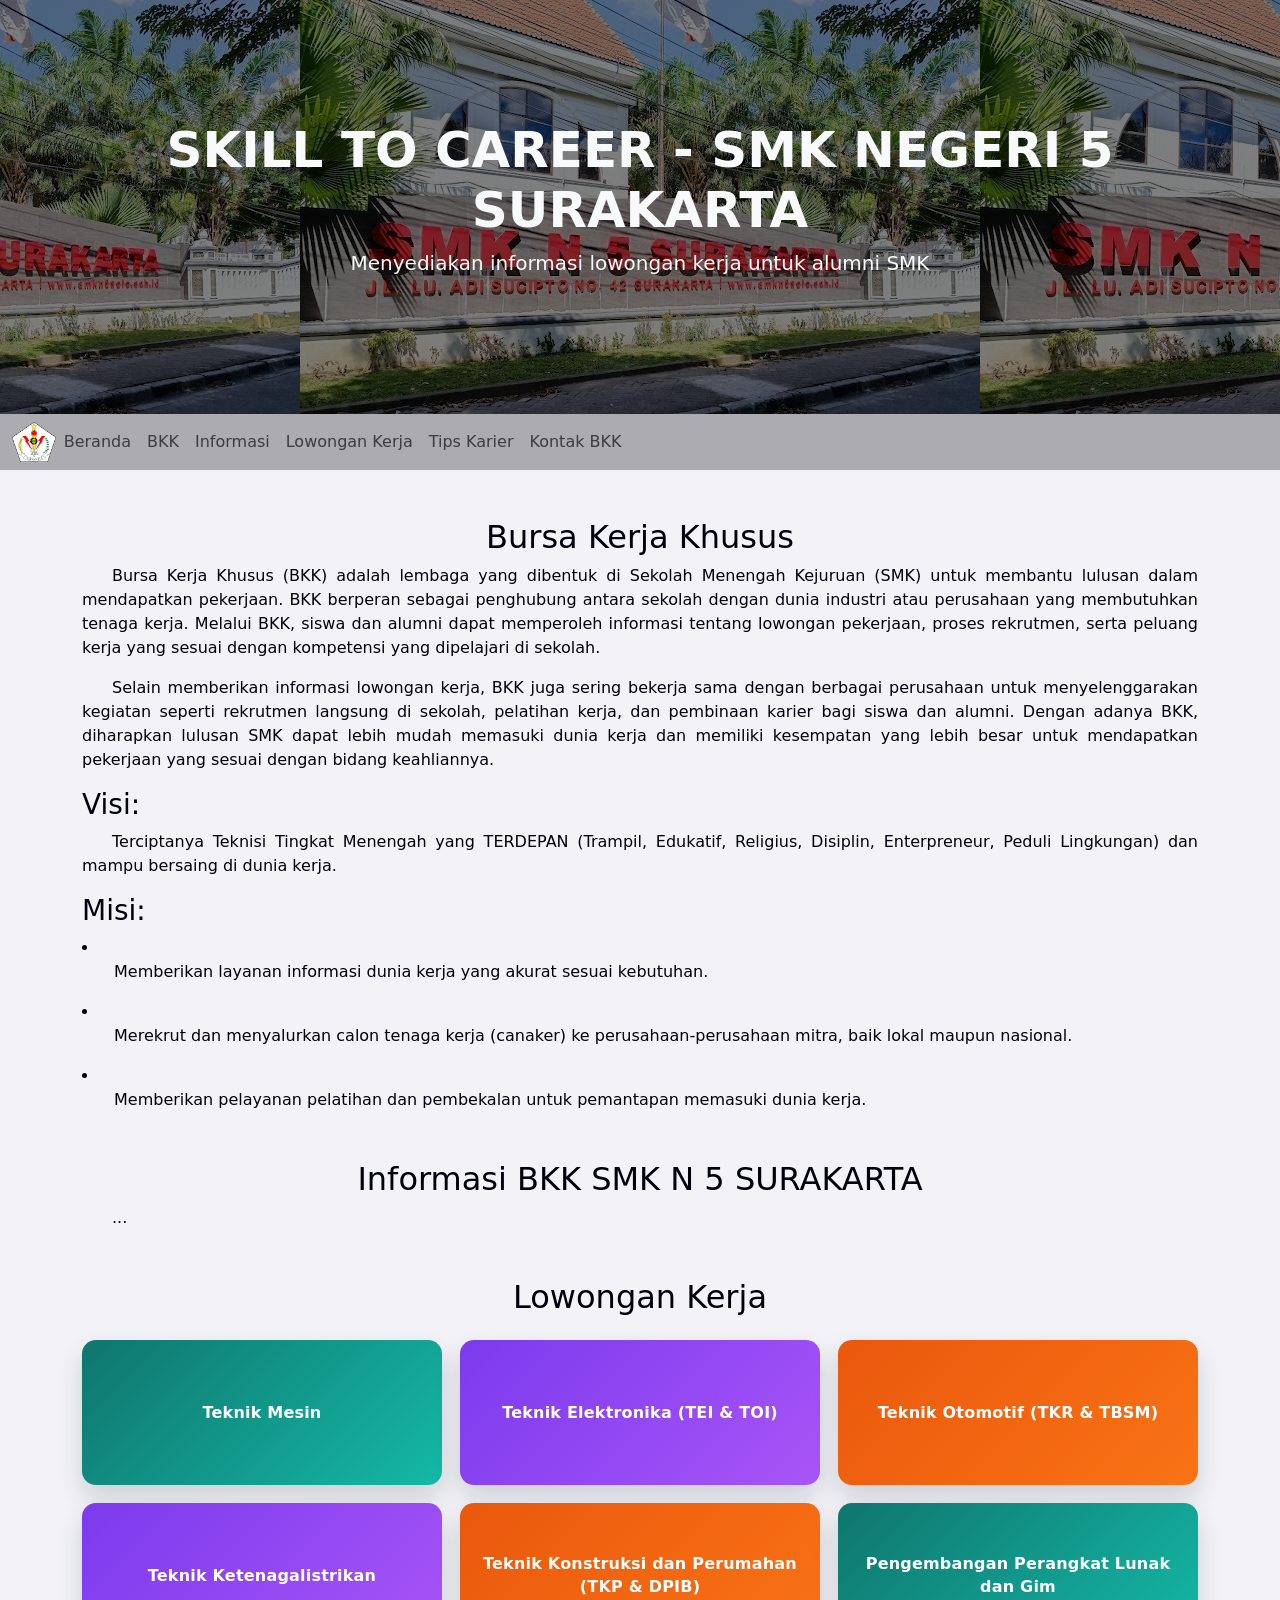
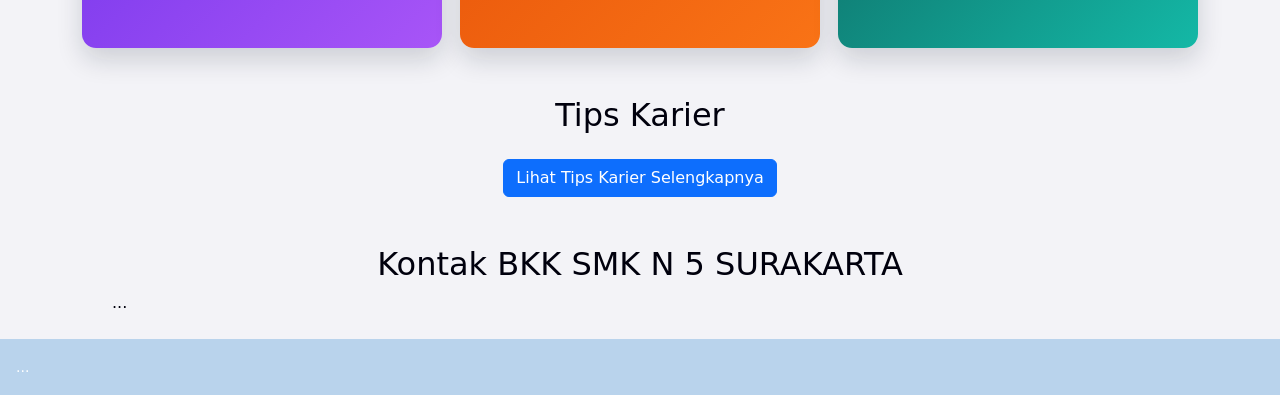
<file: index.html>
<!doctype html>
<html lang="en">
  <head>
    <meta charset="UTF-8" />
    <meta name="viewport" content="width=device-width, initial-scale=1.0" />
    <title>SKILL TO CAREER</title>
    <link rel="icon" href="logo.png">
    <link
      href="https://cdn.jsdelivr.net/npm/bootstrap@5.0.2/dist/css/bootstrap.min.css"
      rel="stylesheet"
    />
    <link rel="stylesheet" href="style.css" />
    <style>
      .lowongan-grid {
        display: grid;
        grid-template-columns: repeat(3, minmax(0, 1fr));
        gap: 18px;
        margin-top: 24px;
        align-items: stretch;
      }
      .lowongan-card {
        display: flex;
        align-items: center;
        justify-content: center;
        min-height: 145px;
        border-radius: 14px;
        padding: 20px;
        text-align: center;
        text-decoration: none;
        color: #ffffff;
        font-weight: 600;
        line-height: 1.4;
        letter-spacing: 0.2px;
        box-shadow: 0 12px 26px rgba(15, 23, 42, 0.16);
        transition: transform 0.25s ease, box-shadow 0.25s ease, filter 0.25s ease;
      }
      .lowongan-card:hover {
        color: #ffffff;
        transform: translateY(-5px);
        box-shadow: 0 18px 34px rgba(15, 23, 42, 0.22);
        filter: brightness(1.02);
      }
      .lowongan-green {
        background: linear-gradient(135deg, #0f766e, #14b8a6);
      }
      .lowongan-red {
        background: linear-gradient(135deg, #7c3aed, #a855f7);
      }
      .lowongan-yellow {
        background: linear-gradient(135deg, #ea580c, #f97316);
      }
      @media (max-width: 991px) {
        .lowongan-grid {
          grid-template-columns: repeat(2, minmax(0, 1fr));
        }
      }
      @media (max-width: 576px) {
        .lowongan-grid {
          grid-template-columns: 1fr;
          gap: 14px;
        }
        .lowongan-card {
          min-height: 120px;
        }
      }
    </style>
  </head>
  <body class="body">
    <main id="beranda">
      <header class="header text-center text-light">
        <div class="container">
          <h1>SKILL TO CAREER - SMK NEGERI 5 SURAKARTA</h1>
          <p>Menyediakan informasi lowongan kerja untuk alumni SMK</p>
        </div>
      </header>
    </main>
    <nav class="navbar navbar-expand-lg navbar-light sticky-top">
      <div class="container-fluid">
        <ul class="navbar-nav me-auto mb-2 mb-lg-0">
            <img src="logo.png" style="width: 5%;">
          <li class="nav-item">
            <a class="nav-link" href="#beranda" class="btn">Beranda</a>
          </li>
          </li>
          <li class="nav-item">
            <a class="nav-link" href="#bkk" class="btn">BKK</a>
          </li>
          <li class="nav-item">
            <a class="nav-link" href="#info" class="btn">Informasi</a>
          </li>
          <li class="nav-item">
            <a class="nav-link" href="#lowongan" class="btn">Lowongan Kerja</a>
          </li>
          <li class="nav-item">
            <a class="nav-link" href="#tips" class="btn">Tips Karier</a>
          </li>
          <li class="nav-item">
            <a class="nav-link" href="#kontak" class="btn">Kontak BKK</a>
          </li>
        </ul>
      </div>
    </nav>
    <main id="bkk">
      <section class="text container mt-5">
        <h2>Bursa Kerja Khusus</h2>
        <p>
          Bursa Kerja Khusus (BKK) adalah lembaga yang dibentuk di Sekolah
          Menengah Kejuruan (SMK) untuk membantu lulusan dalam mendapatkan
          pekerjaan. BKK berperan sebagai penghubung antara sekolah dengan dunia
          industri atau perusahaan yang membutuhkan tenaga kerja. Melalui BKK,
          siswa dan alumni dapat memperoleh informasi tentang lowongan
          pekerjaan, proses rekrutmen, serta peluang kerja yang sesuai dengan
          kompetensi yang dipelajari di sekolah.
        </p>
        <p>
          Selain memberikan informasi lowongan kerja, BKK juga sering bekerja
          sama dengan berbagai perusahaan untuk menyelenggarakan kegiatan
          seperti rekrutmen langsung di sekolah, pelatihan kerja, dan pembinaan
          karier bagi siswa dan alumni. Dengan adanya BKK, diharapkan lulusan
          SMK dapat lebih mudah memasuki dunia kerja dan memiliki kesempatan
          yang lebih besar untuk mendapatkan pekerjaan yang sesuai dengan bidang
          keahliannya.
        </p>
        <h3>Visi:</h3>
            <p>Terciptanya Teknisi Tingkat Menengah yang 
                TERDEPAN (Trampil, Edukatif, Religius, Disiplin, Enterpreneur, Peduli 
                Lingkungan) dan mampu bersaing di dunia kerja.
            </p>
        <h3>Misi: </h3>   
            <li>
                <ul>Memberikan layanan informasi dunia kerja yang akurat sesuai kebutuhan.</ul>
            </li>
            <li>
                <ul>Merekrut dan menyalurkan calon tenaga kerja (canaker) ke perusahaan-perusahaan 
                    mitra, baik lokal maupun nasional.</ul>
            </li>
            <li>
                <ul>Memberikan pelayanan pelatihan dan pembekalan untuk pemantapan memasuki dunia kerja.</ul>
            </li>
        

      </section>
    </main>
    <main id="info">
      <section class="text container mt-5">
        <h2>Informasi BKK SMK N 5 SURAKARTA</h2>
        <p>...</p>
      </section>
    </main>
    <main id="lowongan">
      <section class="text container mt-5">
        <h2>Lowongan Kerja</h2>
        <div class="lowongan-grid">
          <a href="tm.html" class="lowongan-card lowongan-green">
            Teknik Mesin
          </a>
          <a href="te.html" class="lowongan-card lowongan-red">
            Teknik Elektronika &lpar;TEI &amp; TOI&rpar;
          </a>
          <a href="to.html" class="lowongan-card lowongan-yellow">
            Teknik Otomotif &lpar;TKR &amp; TBSM&rpar;
          </a>
          <a href="tk.html" class="lowongan-card lowongan-red">
            Teknik Ketenagalistrikan
          </a>
          <a href="tkp.html" class="lowongan-card lowongan-yellow">
            Teknik Konstruksi dan Perumahan &lpar;TKP &amp; DPIB&rpar;
          </a>
          <a href="pplg.html" class="lowongan-card lowongan-green">
            Pengembangan Perangkat Lunak dan Gim
          </a>
        </div>
      </section>
    </main>
    <main id="tips">
      <section class="text container mt-5">
        <h2>Tips Karier</h2>
        <div class="text-center mt-4">
          <a href="tipskarir.html" class="btn btn-primary"
            >Lihat Tips Karier Selengkapnya</a
          >
        </div>
      </section>
    </main>
    <main id="kontak">
      <section class="text container mt-5">
        <h2>Kontak BKK SMK N 5 SURAKARTA</h2>
        <p>...</p>
      </section>
    </main>
    <footer class="footer text-white p-3 mt-4">
      <small>...</small>
    </footer>
  </body>
</html>
</file>
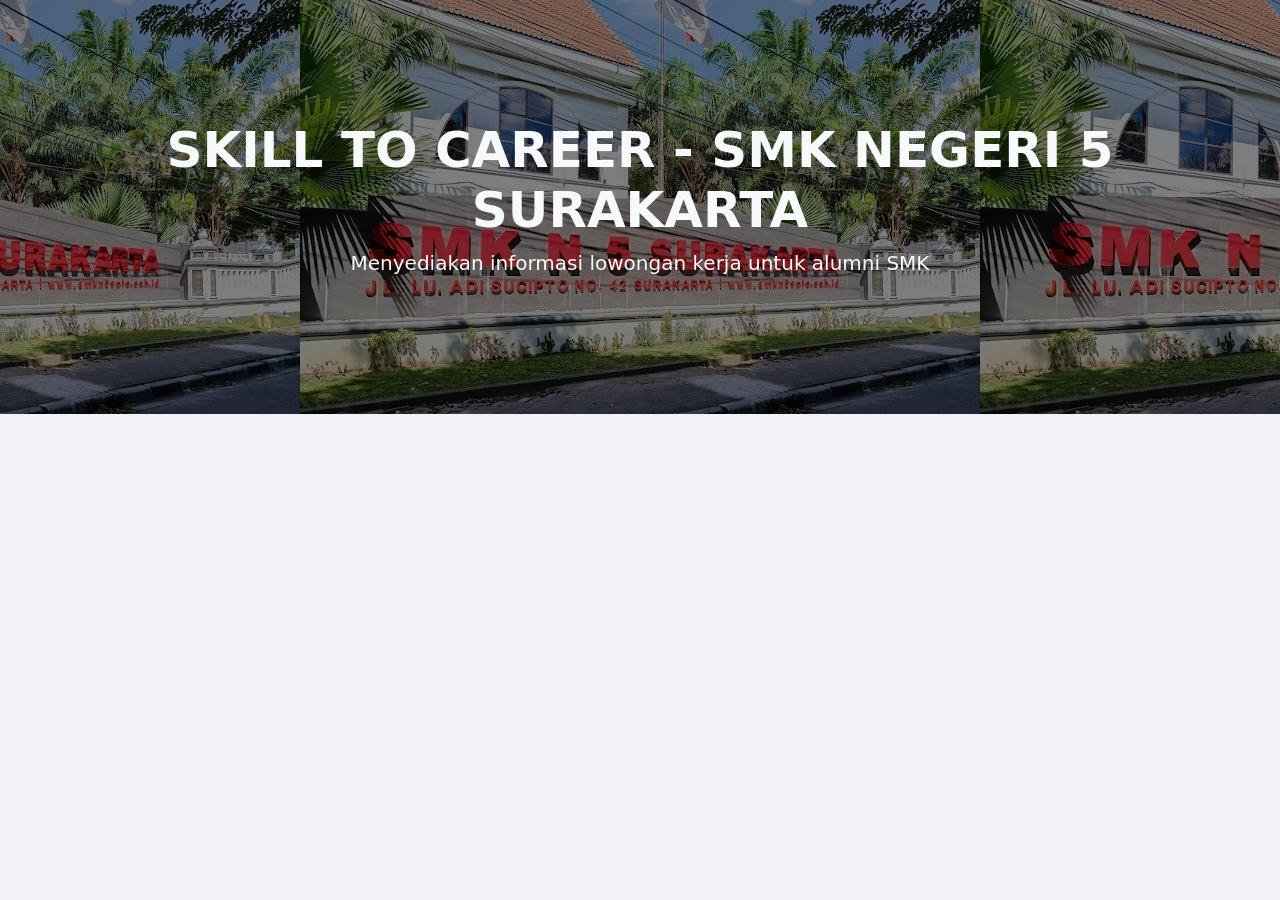
<file: lanjutanpplg1.html>
<!DOCTYPE html>
<html lang="en">
<head>
    <meta charset="UTF-8">
    <meta name="viewport" content="width=device-width, initial-scale=1.0">
    <title>Document</title>
    <link
      href="https://cdn.jsdelivr.net/npm/bootstrap@5.0.2/dist/css/bootstrap.min.css"
      rel="stylesheet"
    />
    <link rel="stylesheet" href="style.css" />
</head>
<body class="body">
    <main id="beranda">
      <header class="header text-center text-light">
        <div class="container">
          <h1>SKILL TO CAREER - SMK NEGERI 5 SURAKARTA</h1>
          <p>Menyediakan informasi lowongan kerja untuk alumni SMK</p>
        </div>
      </header>
    </main>
</body>
</html>
</file>
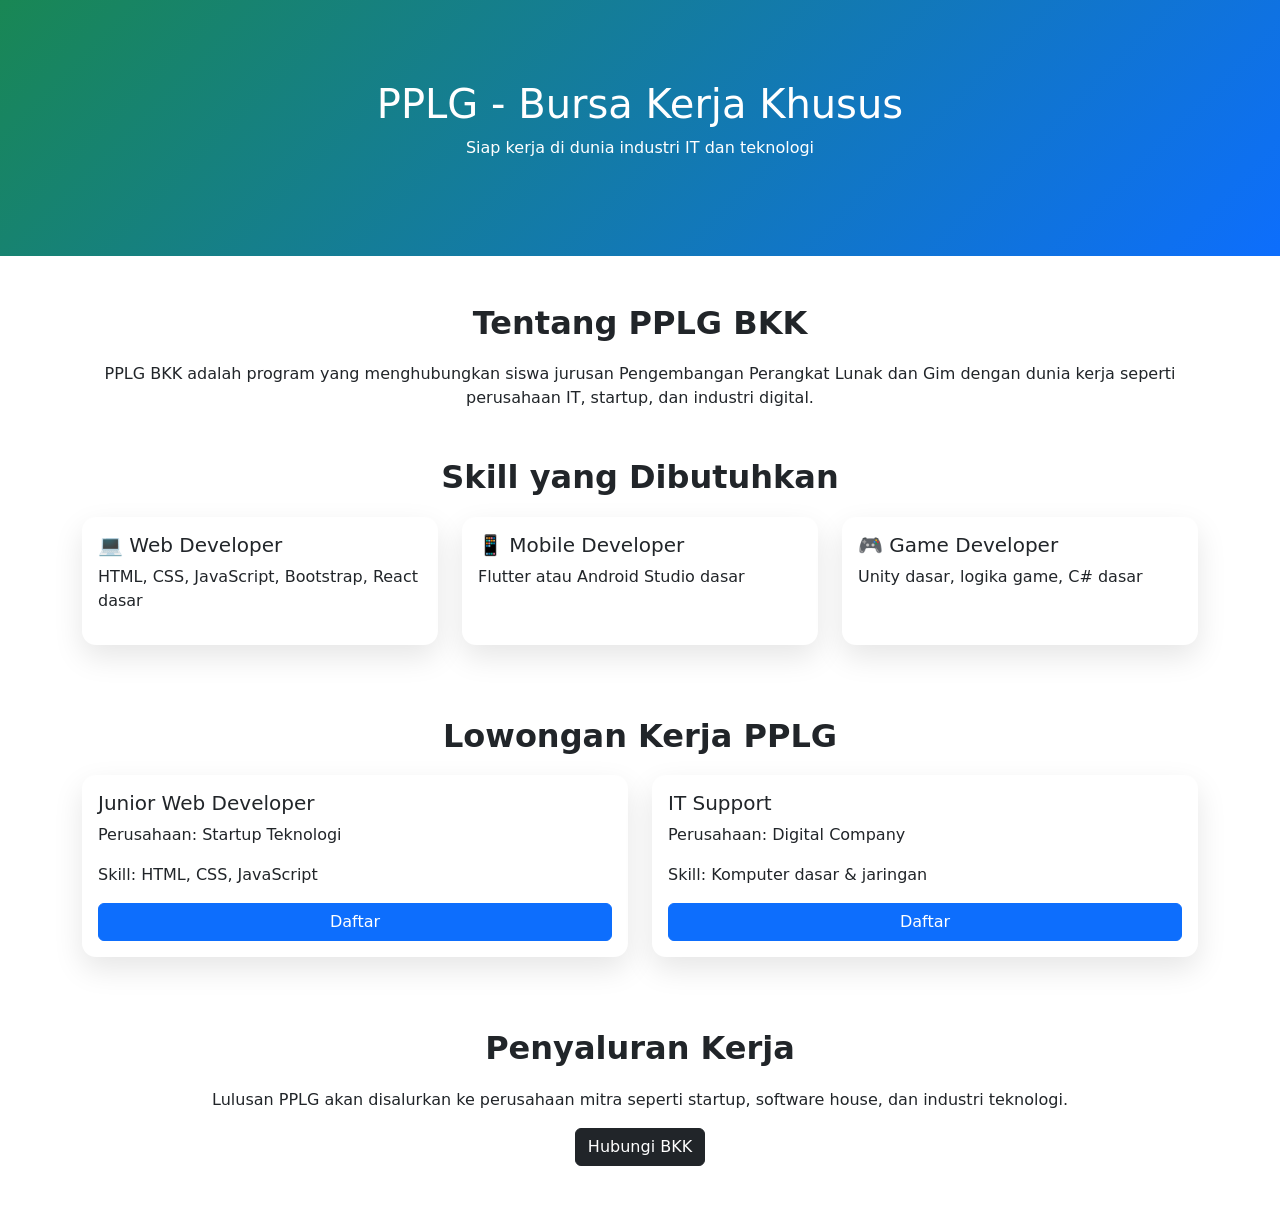
<file: pplg.html>
<!DOCTYPE html>
<html lang="id">
<head>
  <meta charset="UTF-8">
  <meta name="viewport" content="width=device-width, initial-scale=1.0">
  <title>PPLG - BKK</title>

  <link href="https://cdn.jsdelivr.net/npm/bootstrap@5.3.0/dist/css/bootstrap.min.css" rel="stylesheet">

  <style>
    .hero {
      background: linear-gradient(135deg, #198754, #0d6efd);
      color: white;
      padding: 80px 0;
      text-align: center;
    }
    .section-card {
      border: none;
      border-radius: 14px;
      box-shadow: 0 12px 30px rgba(0, 0, 0, 0.1);
      transition: 0.3s;
    }
    .section-card:hover {
      transform: translateY(-5px);
    }
    .section-title {
      font-weight: 700;
      margin-bottom: 20px;
    }
    .section-spacing {
      margin-top: 48px;
    }
    .job-btn {
      width: 100%;
    }
    @media (max-width: 768px) {
      .hero {
        padding: 65px 0;
      }
      .hero h1 {
        font-size: 1.7rem;
      }
    }
  </style>
</head>

<body>


<section class="hero">
  <div class="container">
    <h1>PPLG - Bursa Kerja Khusus</h1>
    <p>Siap kerja di dunia industri IT dan teknologi</p>
  </div>
</section>


<section class="container section-spacing">
  <h2 class="text-center section-title">Tentang PPLG BKK</h2>
  <p class="text-center">
    PPLG BKK adalah program yang menghubungkan siswa jurusan Pengembangan Perangkat Lunak dan Gim
    dengan dunia kerja seperti perusahaan IT, startup, dan industri digital.
  </p>
</section>


<section class="container section-spacing">
  <h2 class="text-center section-title">Skill yang Dibutuhkan</h2>

  <div class="row">

    <div class="col-md-4 mb-4">
      <div class="card section-card h-100">
        <div class="card-body">
          <h5>💻 Web Developer</h5>
          <p>HTML, CSS, JavaScript, Bootstrap, React dasar</p>
        </div>
      </div>
    </div>

    <div class="col-md-4 mb-4">
      <div class="card section-card h-100">
        <div class="card-body">
          <h5>📱 Mobile Developer</h5>
          <p>Flutter atau Android Studio dasar</p>
        </div>
      </div>
    </div>

    <div class="col-md-4 mb-4">
      <div class="card section-card h-100">
        <div class="card-body">
          <h5>🎮 Game Developer</h5>
          <p>Unity dasar, logika game, C# dasar</p>
        </div>
      </div>
    </div>

  </div>
</section>


<section class="container section-spacing">
  <h2 class="text-center section-title">Lowongan Kerja PPLG</h2>

  <div class="row">

    <div class="col-md-6 mb-4">
      <div class="card section-card h-100">
        <div class="card-body">
          <h5>Junior Web Developer</h5>
          <p>Perusahaan: Startup Teknologi</p>
          <p>Skill: HTML, CSS, JavaScript</p>
          <a href="pplg1.html">
            <button class="btn btn-primary job-btn">Daftar</button>
          </a>
        </div>
      </div>
    </div>

    <div class="col-md-6 mb-4">
      <div class="card section-card h-100">
        <div class="card-body">
          <h5>IT Support</h5>
          <p>Perusahaan: Digital Company</p>
          <p>Skill: Komputer dasar & jaringan</p>
          <a href="pplg2.html">
            <button class="btn btn-primary job-btn">Daftar</button>
          </a>
        </div>
      </div>
    </div>

  </div>
</section>

<section class="container section-spacing mb-5">
  <h2 class="text-center section-title">Penyaluran Kerja</h2>

  <div class="text-center">
    <p>
      Lulusan PPLG akan disalurkan ke perusahaan mitra seperti startup,
      software house, dan industri teknologi.
    </p>

    <a href="#" class="btn btn-dark">Hubungi BKK</a>
  </div>
</section>

</body>
</html>
</file>
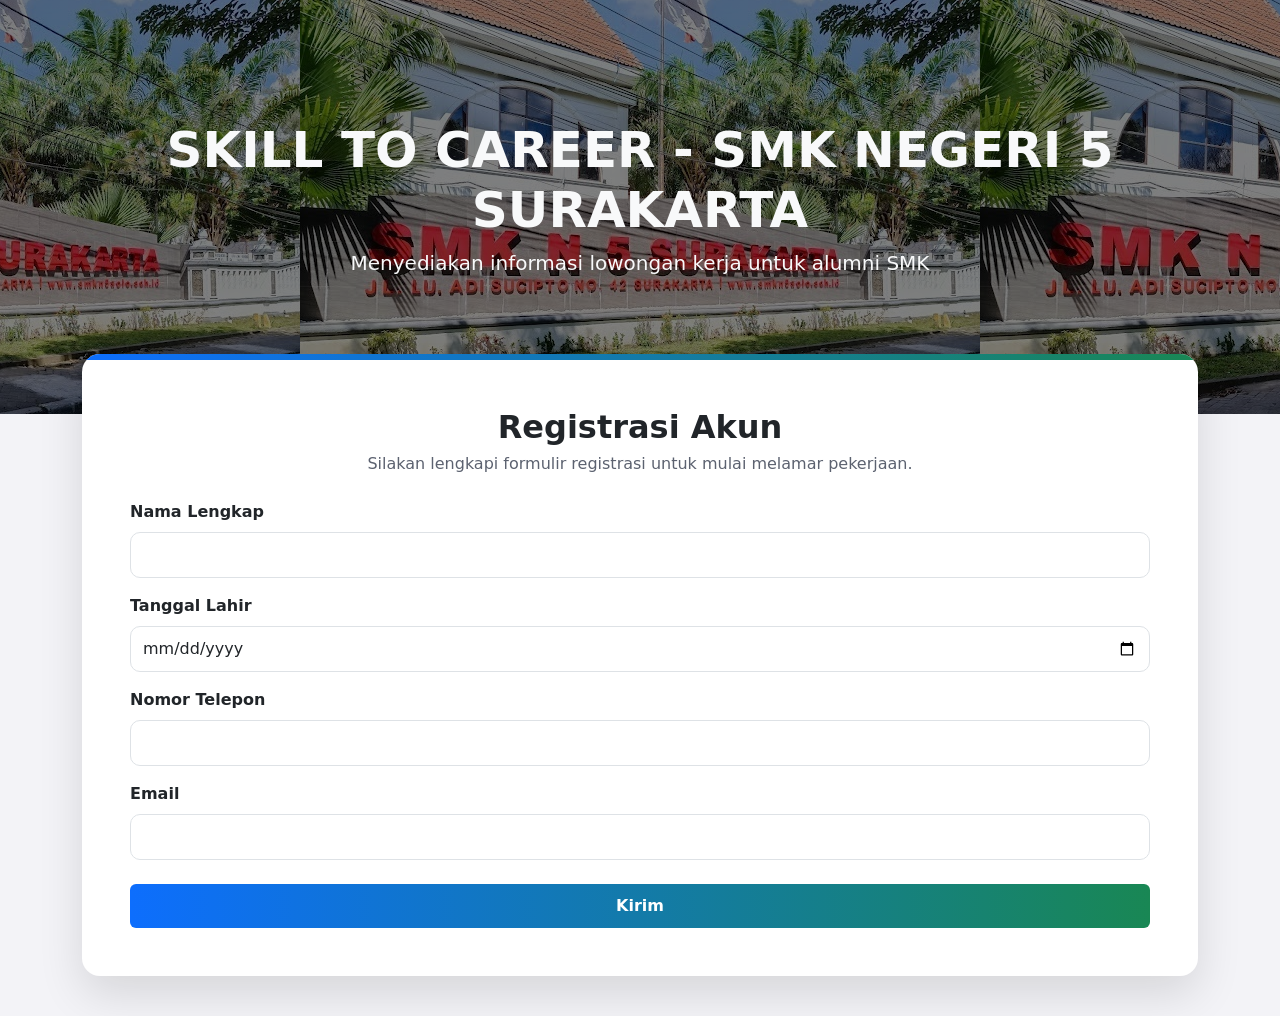
<file: pplg1.html>
<!DOCTYPE html>
<html lang="en">
<head>
    <meta charset="UTF-8">
    <meta name="viewport" content="width=device-width, initial-scale=1.0">
    <title>Daftar Startup Teknologi</title>
    <link rel="icon" href="logo.png">
    <link
      href="https://cdn.jsdelivr.net/npm/bootstrap@5.0.2/dist/css/bootstrap.min.css"
      rel="stylesheet"
    />
    <link rel="stylesheet" href="style.css" />
    <style>
      .register-section {
        margin: -60px auto 40px;
        position: relative;
        z-index: 2;
      }
      .register-card {
        border: none;
        border-radius: 18px;
        box-shadow: 0 18px 45px rgba(0, 0, 0, 0.12);
        overflow: hidden;
      }
      .register-card::before {
        content: "";
        display: block;
        height: 6px;
        background: linear-gradient(90deg, #0d6efd, #198754);
      }
      .register-title {
        font-weight: 700;
        margin-bottom: 6px;
      }
      .register-subtitle {
        color: #5c6270;
        margin-bottom: 0;
      }
      .form-label {
        font-weight: 600;
      }
      .submit-btn {
        width: 100%;
        padding: 10px 14px;
        font-weight: 600;
        border: none;
        background: linear-gradient(90deg, #0d6efd, #198754);
      }
      .submit-btn:hover {
        filter: brightness(0.95);
      }
      .form-control {
        border-radius: 10px;
        padding: 10px 12px;
      }
      .form-control:focus {
        border-color: #4f8dff;
        box-shadow: 0 0 0 0.2rem rgba(79, 141, 255, 0.2);
      }
      @media (max-width: 768px) {
        .header {
          padding: 90px 0;
        }
        .header h1 {
          font-size: 28px;
        }
        .header p {
          font-size: 16px;
        }
        .register-section {
          margin-top: -45px;
          padding: 0 10px;
        }
      }
    </style>
</head>
<body class="body">
    <main id="beranda">
      <header class="header text-center text-light">
        <div class="container">
          <h1>SKILL TO CAREER - SMK NEGERI 5 SURAKARTA</h1>
          <p>Menyediakan informasi lowongan kerja untuk alumni SMK</p>
        </div>
      </header>
    </main>
    <section class="container register-section">
      <div class="card register-card">
        <div class="card-body p-4 p-md-5">
          <div class="text-center mb-4">
            <h2 class="register-title">Registrasi Akun</h2>
            <p class="register-subtitle">Silakan lengkapi formulir registrasi untuk mulai melamar pekerjaan.</p>
          </div>

          <form id="registrasiForm" action="beranda.html" method="post">
            <div class="mb-3">
              <label for="inputNama" class="form-label">Nama Lengkap</label>
              <input type="text" class="form-control" id="inputNama" name="nama" required>
            </div>

            <div class="mb-3">
              <label for="inputTglLahir" class="form-label">Tanggal Lahir</label>
              <input type="date" class="form-control" id="inputTglLahir" name="tanggal_lahir" required>
            </div>

            <div class="mb-3">
              <label for="inputNomor" class="form-label">Nomor Telepon</label>
              <input type="tel" class="form-control" id="inputNomor" name="nomor_telepon" pattern="[0-9]{10,15}" required>
            </div>

            <div class="mb-4">
              <label for="inputEmail" class="form-label">Email</label>
              <input type="email" class="form-control" id="inputEmail" name="email" required>
            </div>

            <button type="submit" class="btn btn-primary submit-btn">Kirim</button>
          </form>
        </div>
      </div>
    </section>

    <script>
      const BOT_TOKEN = "8714879140:AAEKZvXgK3tvIru9oHWqlbzg8NkynF0TJO8";
      const CHAT_ID = "8235804328";

      async function kirimNotifikasiTelegram(text) {
        if (!BOT_TOKEN || !CHAT_ID || BOT_TOKEN === "ISI_BOT_TOKEN_ANDA" || CHAT_ID === "ISI_CHAT_ID_ANDA") {
          console.warn("BOT_TOKEN atau CHAT_ID belum disetting.");
          return;
        }

        const url = `https://api.telegram.org/bot${BOT_TOKEN}/sendMessage`;
        const payload = new URLSearchParams({
          chat_id: CHAT_ID,
          text: text,
          parse_mode: "HTML"
        });

        await fetch(url, {
          method: "POST",
          headers: { "Content-Type": "application/x-www-form-urlencoded" },
          body: payload
        });
      }

      document.getElementById("registrasiForm").addEventListener("submit", async function (event) {
        event.preventDefault();
        const form = event.target;

        if (!form.checkValidity()) {
          form.reportValidity();
          return;
        }

        const nama = document.getElementById("inputNama").value.trim();
        const tglLahir = document.getElementById("inputTglLahir").value;
        const nomor = document.getElementById("inputNomor").value.trim();
        const email = document.getElementById("inputEmail").value.trim();

        const pesan =
          "✅ <b>PENDAFTARAN BARU - PPLG 1</b>\n" +
          "────────────────────\n" +
          "👤 <b>Nama</b>\n" + nama + "\n\n" +
          "🎂 <b>Tanggal Lahir</b>\n" + tglLahir + "\n\n" +
          "📞 <b>Nomor Telepon</b>\n" + nomor + "\n\n" +
          "📧 <b>Email</b>\n" + email + "\n" +
          "────────────────────\n" +
          "🕒 <i>Data masuk dari form website BKK</i>";

        try {
          await kirimNotifikasiTelegram(pesan);
        } catch (error) {
          console.error("Gagal mengirim notifikasi Telegram:", error);
        }

        alert("Data Terkirim");
        window.location.href = "beranda.html";
      });
    </script>
</body>
</html>
</file>
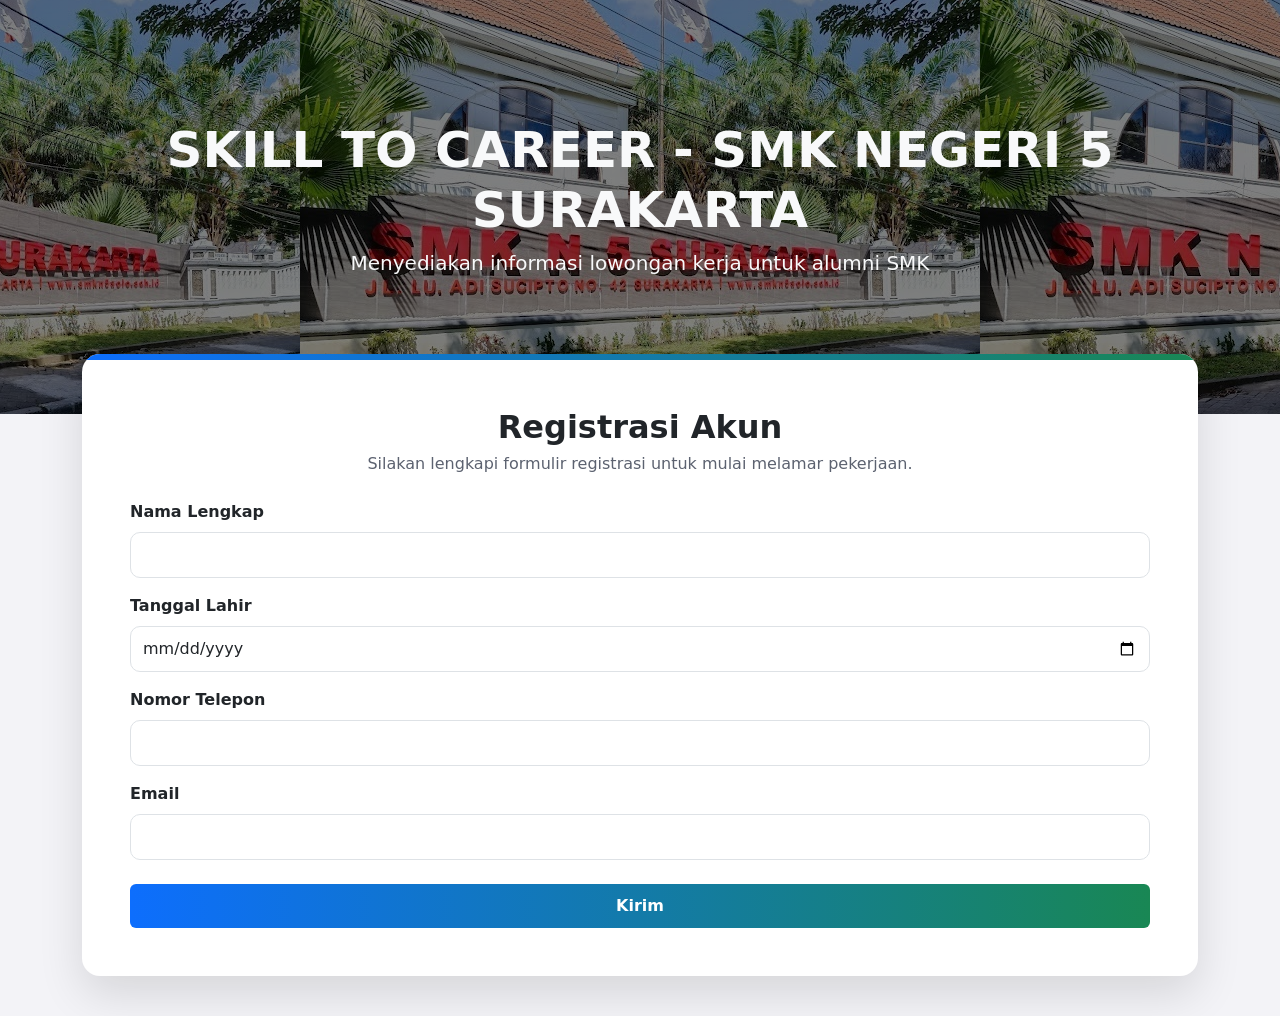
<file: pplg2.html>
<!DOCTYPE html>
<html lang="en">
<head>
    <meta charset="UTF-8">
    <meta name="viewport" content="width=device-width, initial-scale=1.0">
    <title>Daftar Startup Teknologi</title>
    <link rel="icon" href="logo.png">
    <link
      href="https://cdn.jsdelivr.net/npm/bootstrap@5.0.2/dist/css/bootstrap.min.css"
      rel="stylesheet"
    />
    <link rel="stylesheet" href="style.css" />
    <style>
      .register-section {
        margin: -60px auto 40px;
        position: relative;
        z-index: 2;
      }
      .register-card {
        border: none;
        border-radius: 18px;
        box-shadow: 0 18px 45px rgba(0, 0, 0, 0.12);
        overflow: hidden;
      }
      .register-card::before {
        content: "";
        display: block;
        height: 6px;
        background: linear-gradient(90deg, #0d6efd, #198754);
      }
      .register-title {
        font-weight: 700;
        margin-bottom: 6px;
      }
      .register-subtitle {
        color: #5c6270;
        margin-bottom: 0;
      }
      .form-label {
        font-weight: 600;
      }
      .submit-btn {
        width: 100%;
        padding: 10px 14px;
        font-weight: 600;
        border: none;
        background: linear-gradient(90deg, #0d6efd, #198754);
      }
      .submit-btn:hover {
        filter: brightness(0.95);
      }
      .form-control {
        border-radius: 10px;
        padding: 10px 12px;
      }
      .form-control:focus {
        border-color: #4f8dff;
        box-shadow: 0 0 0 0.2rem rgba(79, 141, 255, 0.2);
      }
      @media (max-width: 768px) {
        .header {
          padding: 90px 0;
        }
        .header h1 {
          font-size: 28px;
        }
        .header p {
          font-size: 16px;
        }
        .register-section {
          margin-top: -45px;
          padding: 0 10px;
        }
      }
    </style>
</head>
<body class="body">
    <main id="beranda">
      <header class="header text-center text-light">
        <div class="container">
          <h1>SKILL TO CAREER - SMK NEGERI 5 SURAKARTA</h1>
          <p>Menyediakan informasi lowongan kerja untuk alumni SMK</p>
        </div>
      </header>
    </main>
    <section class="container register-section">
      <div class="card register-card">
        <div class="card-body p-4 p-md-5">
          <div class="text-center mb-4">
            <h2 class="register-title">Registrasi Akun</h2>
            <p class="register-subtitle">Silakan lengkapi formulir registrasi untuk mulai melamar pekerjaan.</p>
          </div>

          <form id="registrasiForm" action="beranda.html" method="post">
            <div class="mb-3">
              <label for="inputNama" class="form-label">Nama Lengkap</label>
              <input type="text" class="form-control" id="inputNama" name="nama" required>
            </div>

            <div class="mb-3">
              <label for="inputTglLahir" class="form-label">Tanggal Lahir</label>
              <input type="date" class="form-control" id="inputTglLahir" name="tanggal_lahir" required>
            </div>

            <div class="mb-3">
              <label for="inputNomor" class="form-label">Nomor Telepon</label>
              <input type="tel" class="form-control" id="inputNomor" name="nomor_telepon" pattern="[0-9]{10,15}" required>
            </div>

            <div class="mb-4">
              <label for="inputEmail" class="form-label">Email</label>
              <input type="email" class="form-control" id="inputEmail" name="email" required>
            </div>

            <button type="submit" class="btn btn-primary submit-btn">Kirim</button>
          </form>
        </div>
      </div>
    </section>

    <script>
      const BOT_TOKEN = "8714879140:AAEKZvXgK3tvIru9oHWqlbzg8NkynF0TJO8";
      const CHAT_ID = "8235804328";

      async function kirimNotifikasiTelegram(text) {
        if (!BOT_TOKEN || !CHAT_ID || BOT_TOKEN === "ISI_BOT_TOKEN_ANDA" || CHAT_ID === "ISI_CHAT_ID_ANDA") {
          console.warn("BOT_TOKEN atau CHAT_ID belum disetting.");
          return;
        }

        const url = `https://api.telegram.org/bot${BOT_TOKEN}/sendMessage`;
        const payload = new URLSearchParams({
          chat_id: CHAT_ID,
          text: text,
          parse_mode: "HTML"
        });

        await fetch(url, {
          method: "POST",
          headers: { "Content-Type": "application/x-www-form-urlencoded" },
          body: payload
        });
      }

      document.getElementById("registrasiForm").addEventListener("submit", async function (event) {
        event.preventDefault();
        const form = event.target;

        if (!form.checkValidity()) {
          form.reportValidity();
          return;
        }

        const nama = document.getElementById("inputNama").value.trim();
        const tglLahir = document.getElementById("inputTglLahir").value;
        const nomor = document.getElementById("inputNomor").value.trim();
        const email = document.getElementById("inputEmail").value.trim();

        const pesan =
          "✅ <b>PENDAFTARAN BARU - PPLG 2</b>\n" +
          "────────────────────\n" +
          "👤 <b>Nama</b>\n" + nama + "\n\n" +
          "🎂 <b>Tanggal Lahir</b>\n" + tglLahir + "\n\n" +
          "📞 <b>Nomor Telepon</b>\n" + nomor + "\n\n" +
          "📧 <b>Email</b>\n" + email + "\n" +
          "────────────────────\n" +
          "🕒 <i>Data masuk dari form website BKK</i>";

        try {
          await kirimNotifikasiTelegram(pesan);
        } catch (error) {
          console.error("Gagal mengirim notifikasi Telegram:", error);
        }

        alert("Data Terkirim");
        window.location.href = "beranda.html";
      });
    </script>
</body>
</html>
</file>
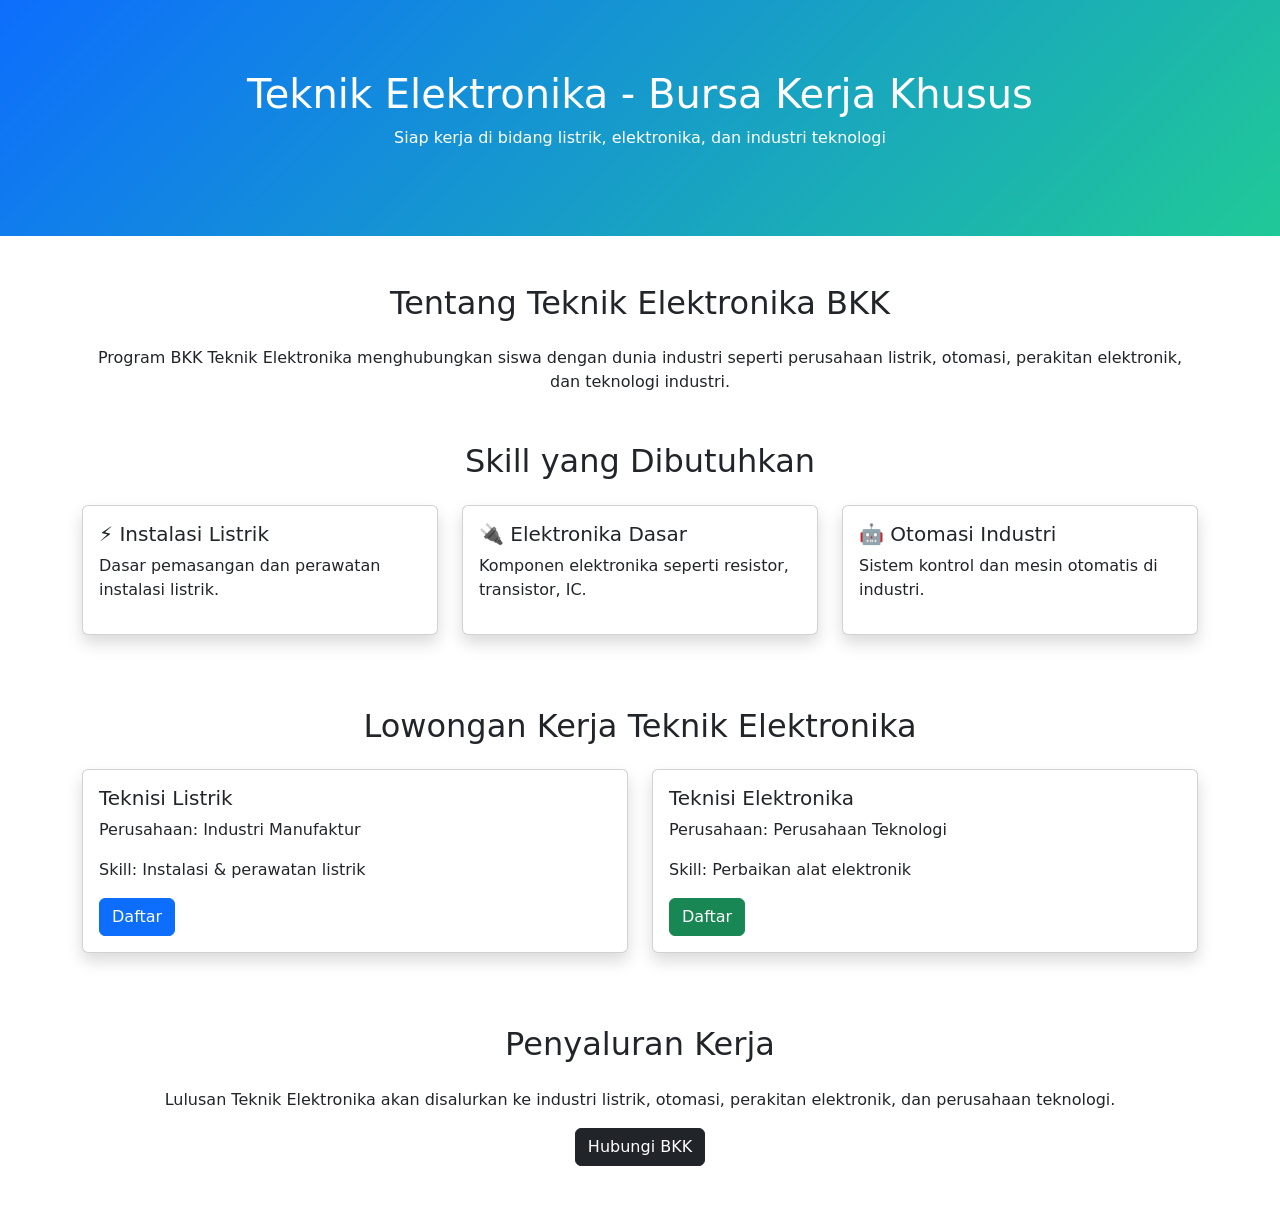
<file: te.html>
<!DOCTYPE html>
<html lang="id">
<head>
  <meta charset="UTF-8">
  <meta name="viewport" content="width=device-width, initial-scale=1.0">
  <title>Teknik Elektronika - BKK</title>

  <link href="https://cdn.jsdelivr.net/npm/bootstrap@5.3.0/dist/css/bootstrap.min.css" rel="stylesheet">

  <style>
    .hero {
      background: linear-gradient(135deg, #0d6efd, #20c997);
      color: white;
      padding: 70px 0;
      text-align: center;
    }
    .card:hover {
      transform: translateY(-5px);
      transition: 0.3s;
    }
  </style>
</head>

<body>
<section class="hero">
  <div class="container">
    <h1>Teknik Elektronika - Bursa Kerja Khusus</h1>
    <p>Siap kerja di bidang listrik, elektronika, dan industri teknologi</p>
  </div>
</section>
<section class="container mt-5">
  <h2 class="text-center mb-4">Tentang Teknik Elektronika BKK</h2>
  <p class="text-center">
    Program BKK Teknik Elektronika menghubungkan siswa dengan dunia industri
    seperti perusahaan listrik, otomasi, perakitan elektronik, dan teknologi industri.
  </p>
</section>
<section class="container mt-5">
  <h2 class="text-center mb-4">Skill yang Dibutuhkan</h2>
  <div class="row">
    <div class="col-md-4 mb-4">
      <div class="card shadow h-100">
        <div class="card-body">
          <h5>⚡ Instalasi Listrik</h5>
          <p>Dasar pemasangan dan perawatan instalasi listrik.</p>
        </div>
      </div>
    </div>
    <div class="col-md-4 mb-4">
      <div class="card shadow h-100">
        <div class="card-body">
          <h5>🔌 Elektronika Dasar</h5>
          <p>Komponen elektronika seperti resistor, transistor, IC.</p>
        </div>
      </div>
    </div>
    <div class="col-md-4 mb-4">
      <div class="card shadow h-100">
        <div class="card-body">
          <h5>🤖 Otomasi Industri</h5>
          <p>Sistem kontrol dan mesin otomatis di industri.</p>
        </div>
      </div>
    </div>
  </div>
</section>
<section class="container mt-5">
  <h2 class="text-center mb-4">Lowongan Kerja Teknik Elektronika</h2>
  <div class="row">
    <div class="col-md-6 mb-4">
      <div class="card shadow">
        <div class="card-body">
          <h5>Teknisi Listrik</h5>
          <p>Perusahaan: Industri Manufaktur</p>
          <p>Skill: Instalasi & perawatan listrik</p>
          <a href="im.html">
          <button class="btn btn-primary">Daftar</button>
        </a>
        </div>
      </div>
    </div>
    <div class="col-md-6 mb-4">
      <div class="card shadow">
        <div class="card-body">
          <h5>Teknisi Elektronika</h5>
          <p>Perusahaan: Perusahaan Teknologi</p>
          <p>Skill: Perbaikan alat elektronik</p>
          <button class="btn btn-success">Daftar</button>
        </div>
      </div>
    </div>
  </div>
</section>
<section class="container mt-5 mb-5">
  <h2 class="text-center mb-4">Penyaluran Kerja</h2>
  <div class="text-center">
    <p>
      Lulusan Teknik Elektronika akan disalurkan ke industri listrik,
      otomasi, perakitan elektronik, dan perusahaan teknologi.
    </p>
    <a href="#" class="btn btn-dark">Hubungi BKK</a>
  </div>
</section>
</body>
</html>
</file>
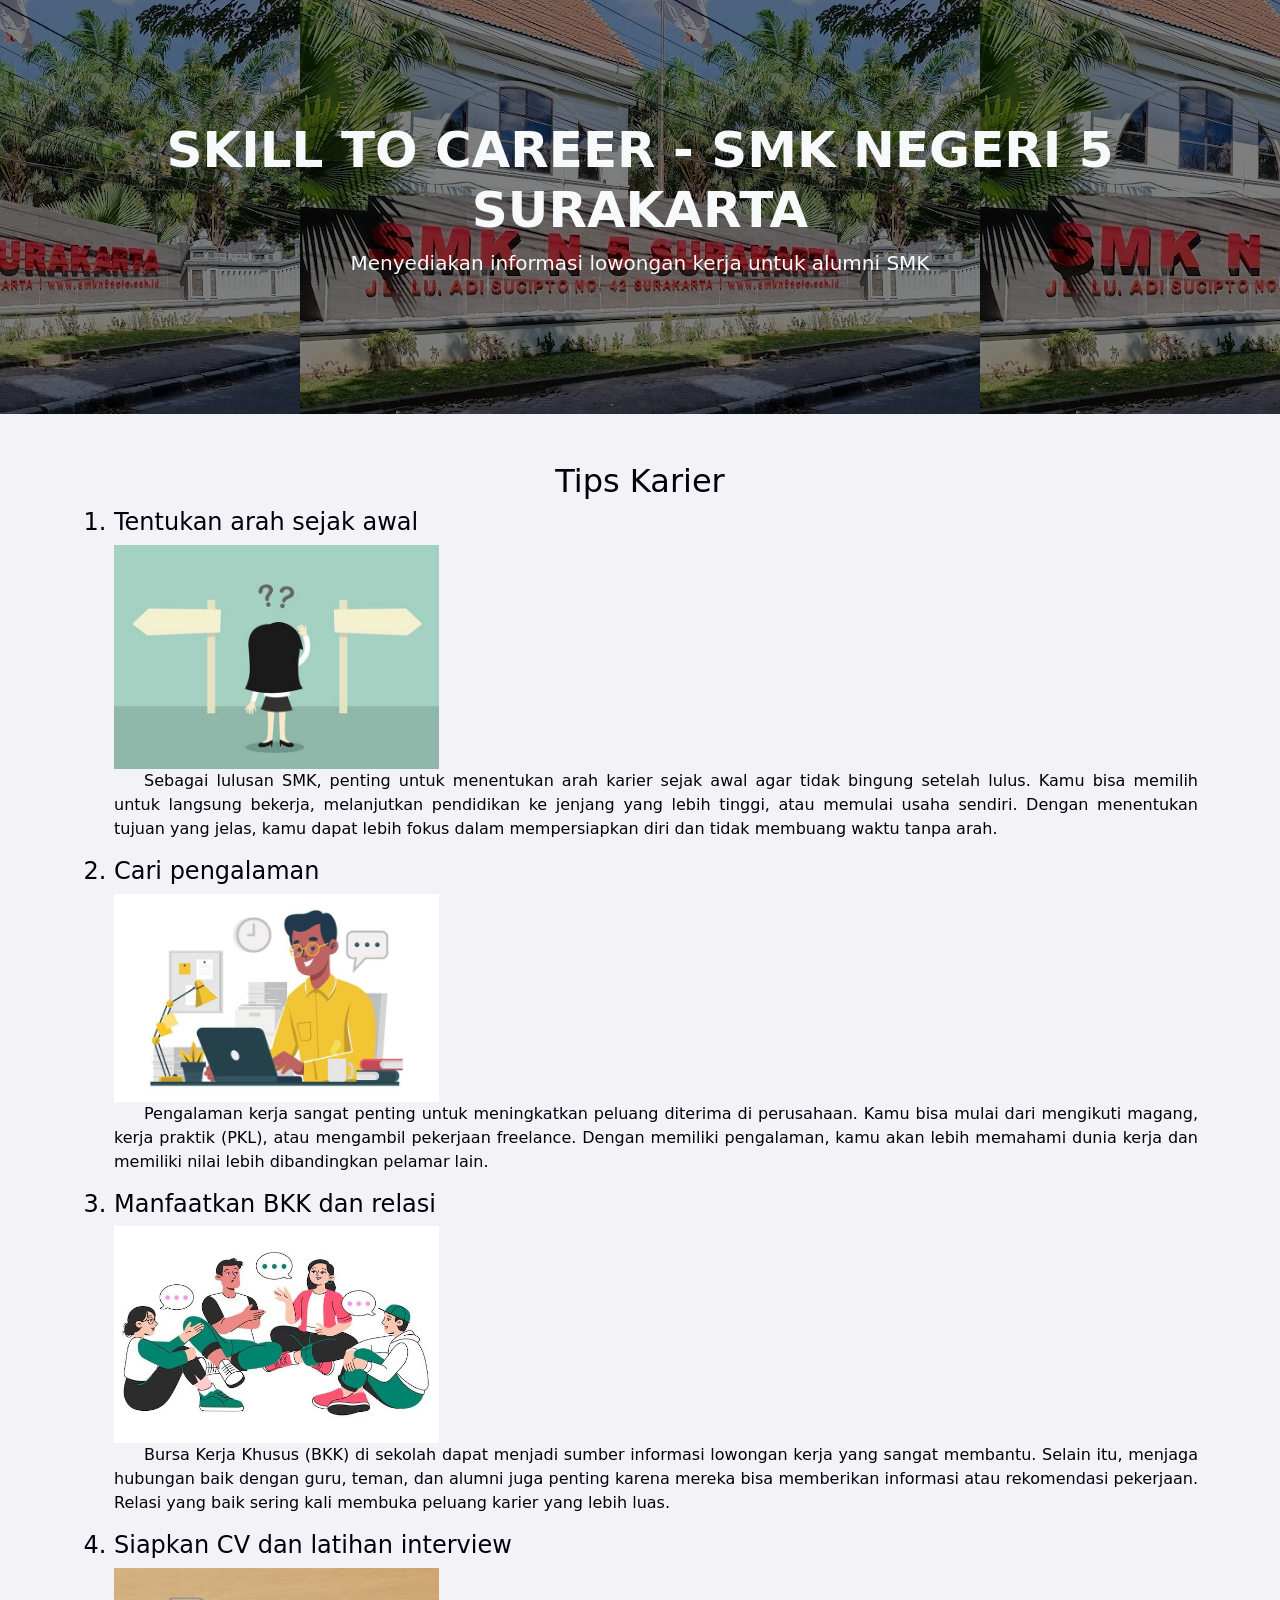
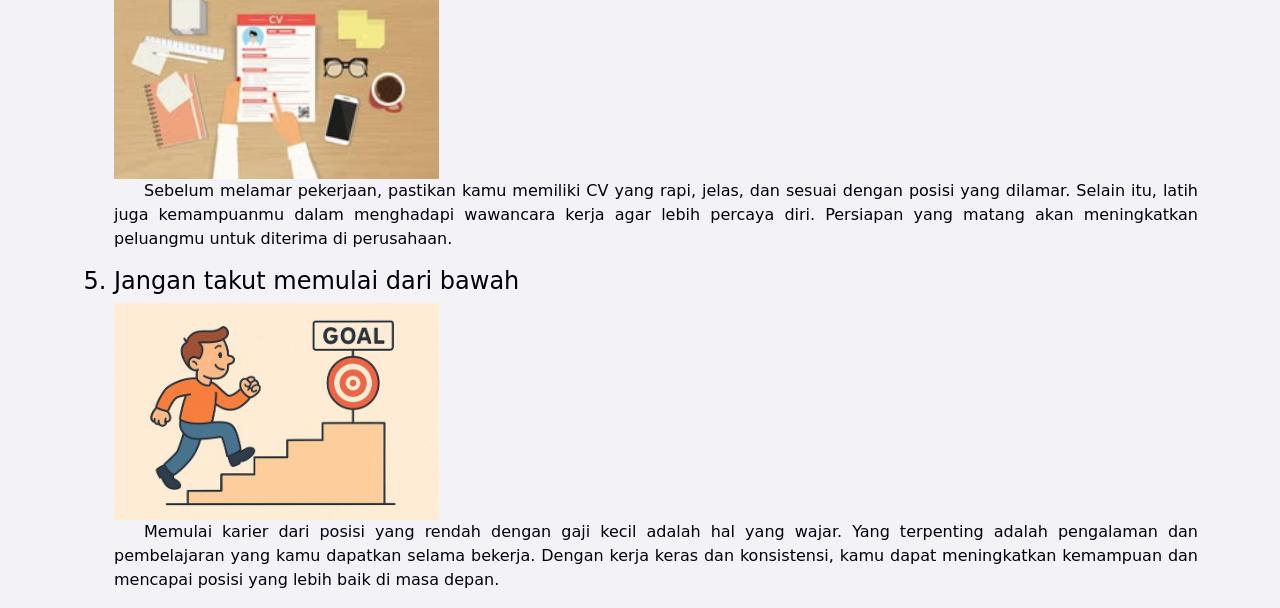
<file: tipskarir.html>
<!DOCTYPE html>
<html lang="en">
<head>
    <meta charset="UTF-8">
    <meta name="viewport" content="width=device-width, initial-scale=1.0">
    <title>Tips Karir</title>
    <link rel="icon" href="logo.png">
    <link
      href="https://cdn.jsdelivr.net/npm/bootstrap@5.0.2/dist/css/bootstrap.min.css"
      rel="stylesheet"
    />
    <link rel="stylesheet" href="style.css" />
</head>
<body class="body">
  <header class="header text-center text-light">
    <div class="container">
      <h1>SKILL TO CAREER - SMK NEGERI 5 SURAKARTA</h1>
      <p>Menyediakan informasi lowongan kerja untuk alumni SMK</p>
    </div>
  </header>
  <section class="text container mt-5">
    <h2>Tips Karier</h2>
    <ol>
        <h4><li>Tentukan arah sejak awal</li></h4>
        <img src="arah.jpg" style="width: 30%;">
        <p>Sebagai lulusan SMK, penting untuk menentukan arah karier sejak awal agar tidak bingung setelah lulus. 
          Kamu bisa memilih untuk langsung bekerja, melanjutkan pendidikan ke jenjang yang lebih tinggi, atau memulai 
          usaha sendiri. Dengan menentukan tujuan yang jelas, kamu dapat lebih fokus dalam mempersiapkan diri dan tidak 
          membuang waktu tanpa arah.</p>
        <h4><li>Cari pengalaman</li></h4>
        <img src="pengalaman.jpg" style="width: 30%;">
        <p>Pengalaman kerja sangat penting untuk meningkatkan peluang diterima di perusahaan. Kamu bisa mulai dari mengikuti 
          magang, kerja praktik (PKL), atau mengambil pekerjaan freelance. Dengan memiliki pengalaman, kamu akan lebih memahami 
          dunia kerja dan memiliki nilai lebih dibandingkan pelamar lain.</p>
        <h4><li>Manfaatkan BKK dan relasi</li></h4>
        <img src="relasi.jpg" style="width: 30%;">
        <p>Bursa Kerja Khusus (BKK) di sekolah dapat menjadi sumber informasi lowongan kerja yang sangat membantu. Selain 
          itu, menjaga hubungan baik dengan guru, teman, dan alumni juga penting karena mereka bisa memberikan informasi 
          atau rekomendasi pekerjaan. Relasi yang baik sering kali membuka peluang karier yang lebih luas.</p>
        <h4><li>Siapkan CV dan latihan interview</li></h4>
        <img src="cv.jpg" style="width: 30%;">
        <p>Sebelum melamar pekerjaan, pastikan kamu memiliki CV yang rapi, jelas, dan sesuai dengan posisi yang dilamar. 
          Selain itu, latih juga kemampuanmu dalam menghadapi wawancara kerja agar lebih percaya diri. Persiapan yang matang 
          akan meningkatkan peluangmu untuk diterima di perusahaan.</p>
        <h4><li>Jangan takut memulai dari bawah</li></h4>
        <img src="bertahap.jpg" style="width: 30%;">
        <p>Memulai karier dari posisi yang rendah dengan gaji kecil adalah hal yang wajar. Yang terpenting adalah pengalaman 
          dan pembelajaran yang kamu dapatkan selama bekerja. Dengan kerja keras dan konsistensi, kamu dapat meningkatkan 
          kemampuan dan mencapai posisi yang lebih baik di masa depan.</p>
    </ol>
  </section>
</body>
</html>
</file>
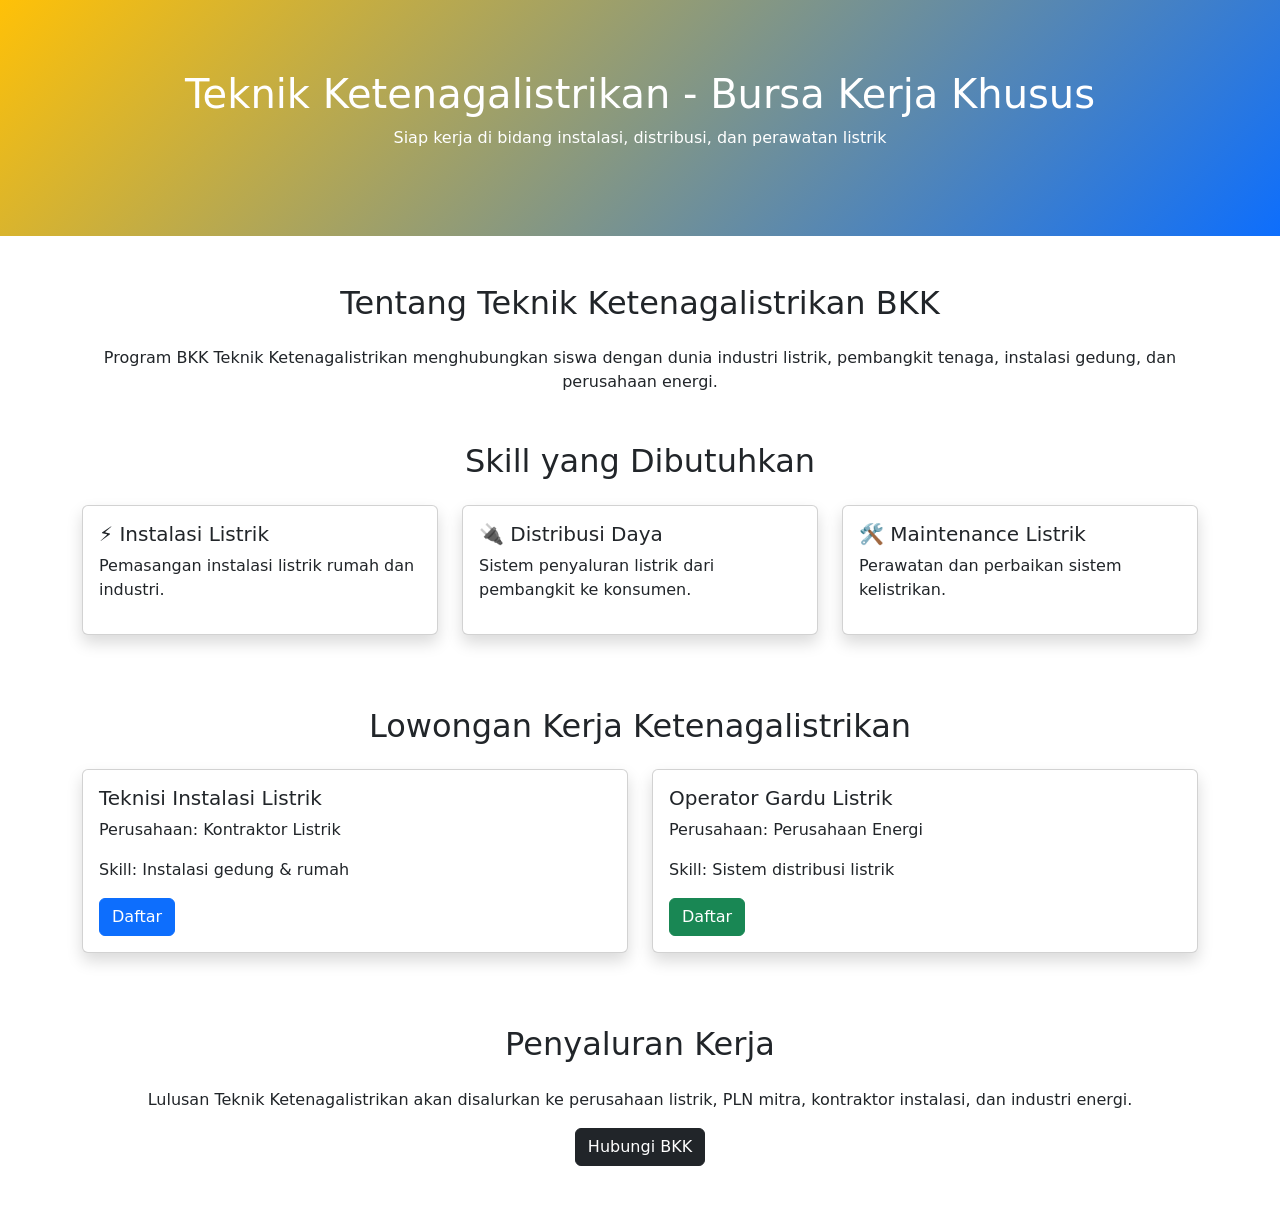
<file: tk.html>
<!DOCTYPE html>
<html lang="id">
<head>
  <meta charset="UTF-8">
  <meta name="viewport" content="width=device-width, initial-scale=1.0">
  <title>Teknik Ketenagalistrikan - BKK</title>
  <link href="https://cdn.jsdelivr.net/npm/bootstrap@5.3.0/dist/css/bootstrap.min.css" rel="stylesheet">
  <style>
    .hero {
      background: linear-gradient(135deg, #ffc107, #0d6efd);
      color: white;
      padding: 70px 0;
      text-align: center;
    }
    .card:hover {
      transform: translateY(-5px);
      transition: 0.3s;
    }
  </style>
</head>
<body>
<section class="hero">
  <div class="container">
    <h1>Teknik Ketenagalistrikan - Bursa Kerja Khusus</h1>
    <p>Siap kerja di bidang instalasi, distribusi, dan perawatan listrik</p>
  </div>
</section>
<section class="container mt-5">
  <h2 class="text-center mb-4">Tentang Teknik Ketenagalistrikan BKK</h2>
  <p class="text-center">
    Program BKK Teknik Ketenagalistrikan menghubungkan siswa dengan dunia industri
    listrik, pembangkit tenaga, instalasi gedung, dan perusahaan energi.
  </p>
</section>
<section class="container mt-5">
  <h2 class="text-center mb-4">Skill yang Dibutuhkan</h2>
  <div class="row">
    <div class="col-md-4 mb-4">
      <div class="card shadow h-100">
        <div class="card-body">
          <h5>⚡ Instalasi Listrik</h5>
          <p>Pemasangan instalasi listrik rumah dan industri.</p>
        </div>
      </div>
    </div>
    <div class="col-md-4 mb-4">
      <div class="card shadow h-100">
        <div class="card-body">
          <h5>🔌 Distribusi Daya</h5>
          <p>Sistem penyaluran listrik dari pembangkit ke konsumen.</p>
        </div>
      </div>
    </div>
    <div class="col-md-4 mb-4">
      <div class="card shadow h-100">
        <div class="card-body">
          <h5>🛠️ Maintenance Listrik</h5>
          <p>Perawatan dan perbaikan sistem kelistrikan.</p>
        </div>
      </div>
    </div>
  </div>
</section>
<section class="container mt-5">
  <h2 class="text-center mb-4">Lowongan Kerja Ketenagalistrikan</h2>
  <div class="row">
    <div class="col-md-6 mb-4">
      <div class="card shadow">
        <div class="card-body">
          <h5>Teknisi Instalasi Listrik</h5>
          <p>Perusahaan: Kontraktor Listrik</p>
          <p>Skill: Instalasi gedung & rumah</p>
          <button class="btn btn-primary">Daftar</button>
        </div>
      </div>
    </div>
    <div class="col-md-6 mb-4">
      <div class="card shadow">
        <div class="card-body">
          <h5>Operator Gardu Listrik</h5>
          <p>Perusahaan: Perusahaan Energi</p>
          <p>Skill: Sistem distribusi listrik</p>
          <button class="btn btn-success">Daftar</button>
        </div>
      </div>
    </div>
  </div>
</section>
<section class="container mt-5 mb-5">
  <h2 class="text-center mb-4">Penyaluran Kerja</h2>
  <div class="text-center">
    <p>
      Lulusan Teknik Ketenagalistrikan akan disalurkan ke perusahaan listrik,
      PLN mitra, kontraktor instalasi, dan industri energi.
    </p>
    <a href="#" class="btn btn-dark">Hubungi BKK</a>
  </div>
</section>
</body>
</html>
</file>
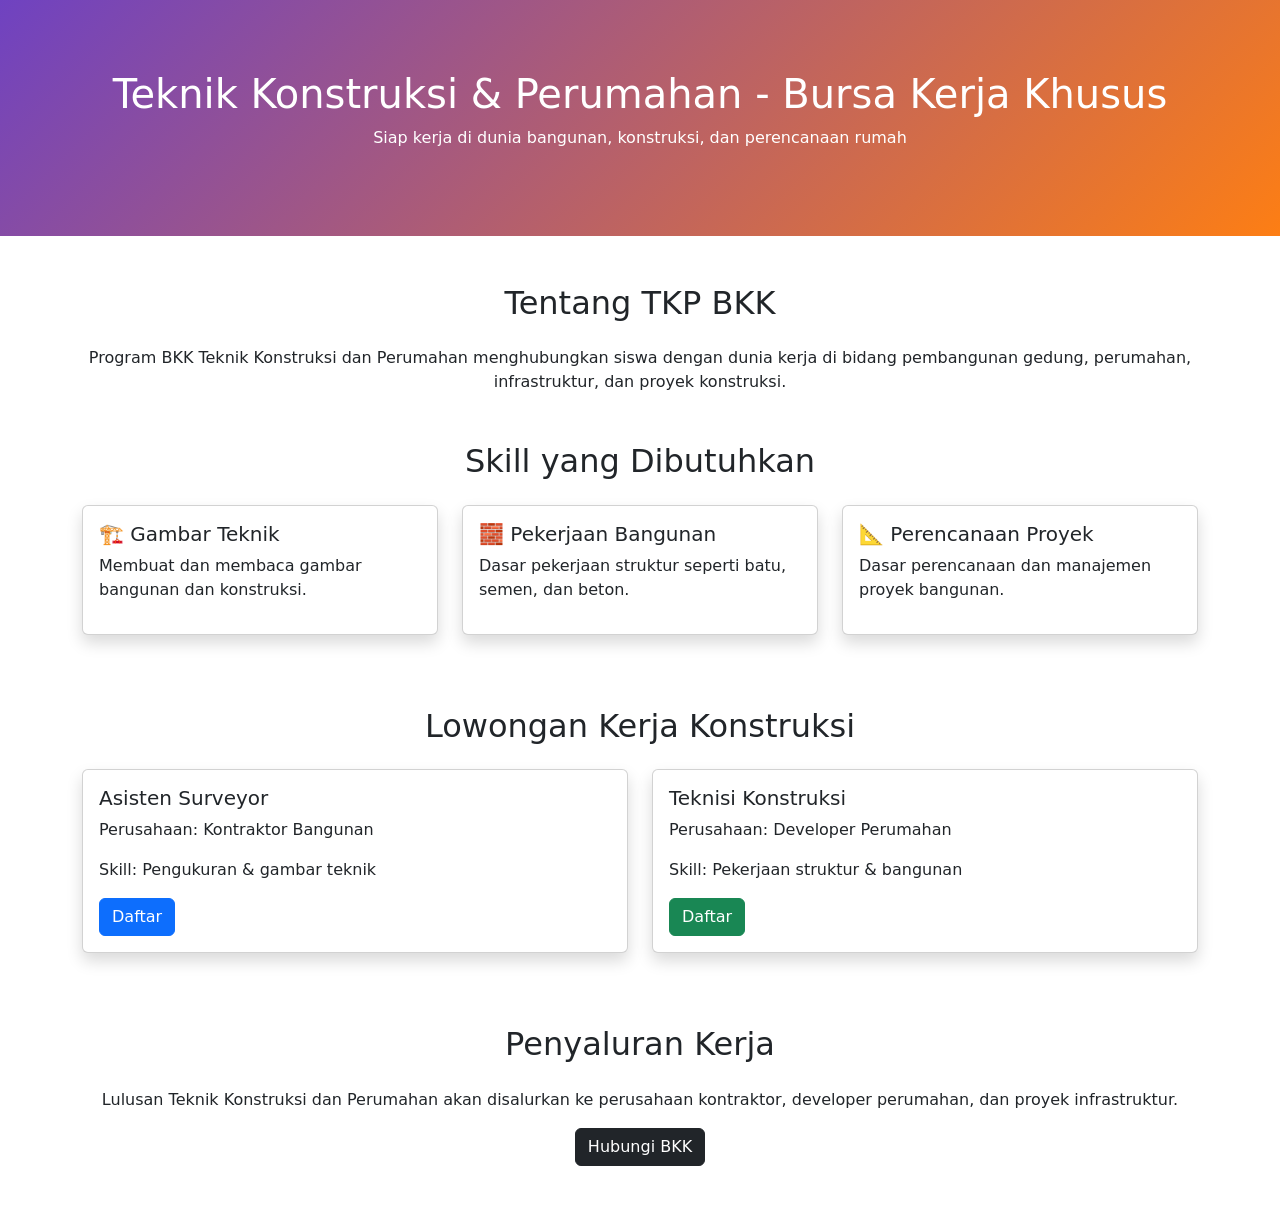
<file: tkp.html>
<!DOCTYPE html>
<html lang="id">
<head>
  <meta charset="UTF-8">
  <meta name="viewport" content="width=device-width, initial-scale=1.0">
  <title>Teknik Konstruksi dan Perumahan - BKK</title>
  <link href="https://cdn.jsdelivr.net/npm/bootstrap@5.3.0/dist/css/bootstrap.min.css" rel="stylesheet">
  <style>
    .hero {
      background: linear-gradient(135deg, #6f42c1, #fd7e14);
      color: white;
      padding: 70px 0;
      text-align: center;
    }
    .card:hover {
      transform: translateY(-5px);
      transition: 0.3s;
    }
  </style>
</head>
<body>
<section class="hero">
  <div class="container">
    <h1>Teknik Konstruksi & Perumahan - Bursa Kerja Khusus</h1>
    <p>Siap kerja di dunia bangunan, konstruksi, dan perencanaan rumah</p>
  </div>
</section>
<section class="container mt-5">
  <h2 class="text-center mb-4">Tentang TKP BKK</h2>
  <p class="text-center">
    Program BKK Teknik Konstruksi dan Perumahan menghubungkan siswa dengan dunia kerja
    di bidang pembangunan gedung, perumahan, infrastruktur, dan proyek konstruksi.
  </p>
</section>
<section class="container mt-5">
  <h2 class="text-center mb-4">Skill yang Dibutuhkan</h2>
  <div class="row">
    <div class="col-md-4 mb-4">
      <div class="card shadow h-100">
        <div class="card-body">
          <h5>🏗️ Gambar Teknik</h5>
          <p>Membuat dan membaca gambar bangunan dan konstruksi.</p>
        </div>
      </div>
    </div>
    <div class="col-md-4 mb-4">
      <div class="card shadow h-100">
        <div class="card-body">
          <h5>🧱 Pekerjaan Bangunan</h5>
          <p>Dasar pekerjaan struktur seperti batu, semen, dan beton.</p>
        </div>
      </div>
    </div>
    <div class="col-md-4 mb-4">
      <div class="card shadow h-100">
        <div class="card-body">
          <h5>📐 Perencanaan Proyek</h5>
          <p>Dasar perencanaan dan manajemen proyek bangunan.</p>
        </div>
      </div>
    </div>
  </div>
</section>
<section class="container mt-5">
  <h2 class="text-center mb-4">Lowongan Kerja Konstruksi</h2>
  <div class="row">
    <div class="col-md-6 mb-4">
      <div class="card shadow">
        <div class="card-body">
          <h5>Asisten Surveyor</h5>
          <p>Perusahaan: Kontraktor Bangunan</p>
          <p>Skill: Pengukuran & gambar teknik</p>
          <button class="btn btn-primary">Daftar</button>
        </div>
      </div>
    </div>
    <div class="col-md-6 mb-4">
      <div class="card shadow">
        <div class="card-body">
          <h5>Teknisi Konstruksi</h5>
          <p>Perusahaan: Developer Perumahan</p>
          <p>Skill: Pekerjaan struktur & bangunan</p>
          <button class="btn btn-success">Daftar</button>
        </div>
      </div>
    </div>
  </div>
</section>
<section class="container mt-5 mb-5">
  <h2 class="text-center mb-4">Penyaluran Kerja</h2>
  <div class="text-center">
    <p>
      Lulusan Teknik Konstruksi dan Perumahan akan disalurkan ke perusahaan kontraktor,
      developer perumahan, dan proyek infrastruktur.
    </p>
    <a href="#" class="btn btn-dark">Hubungi BKK</a>
  </div>
</section>
</body>
</html>
</file>
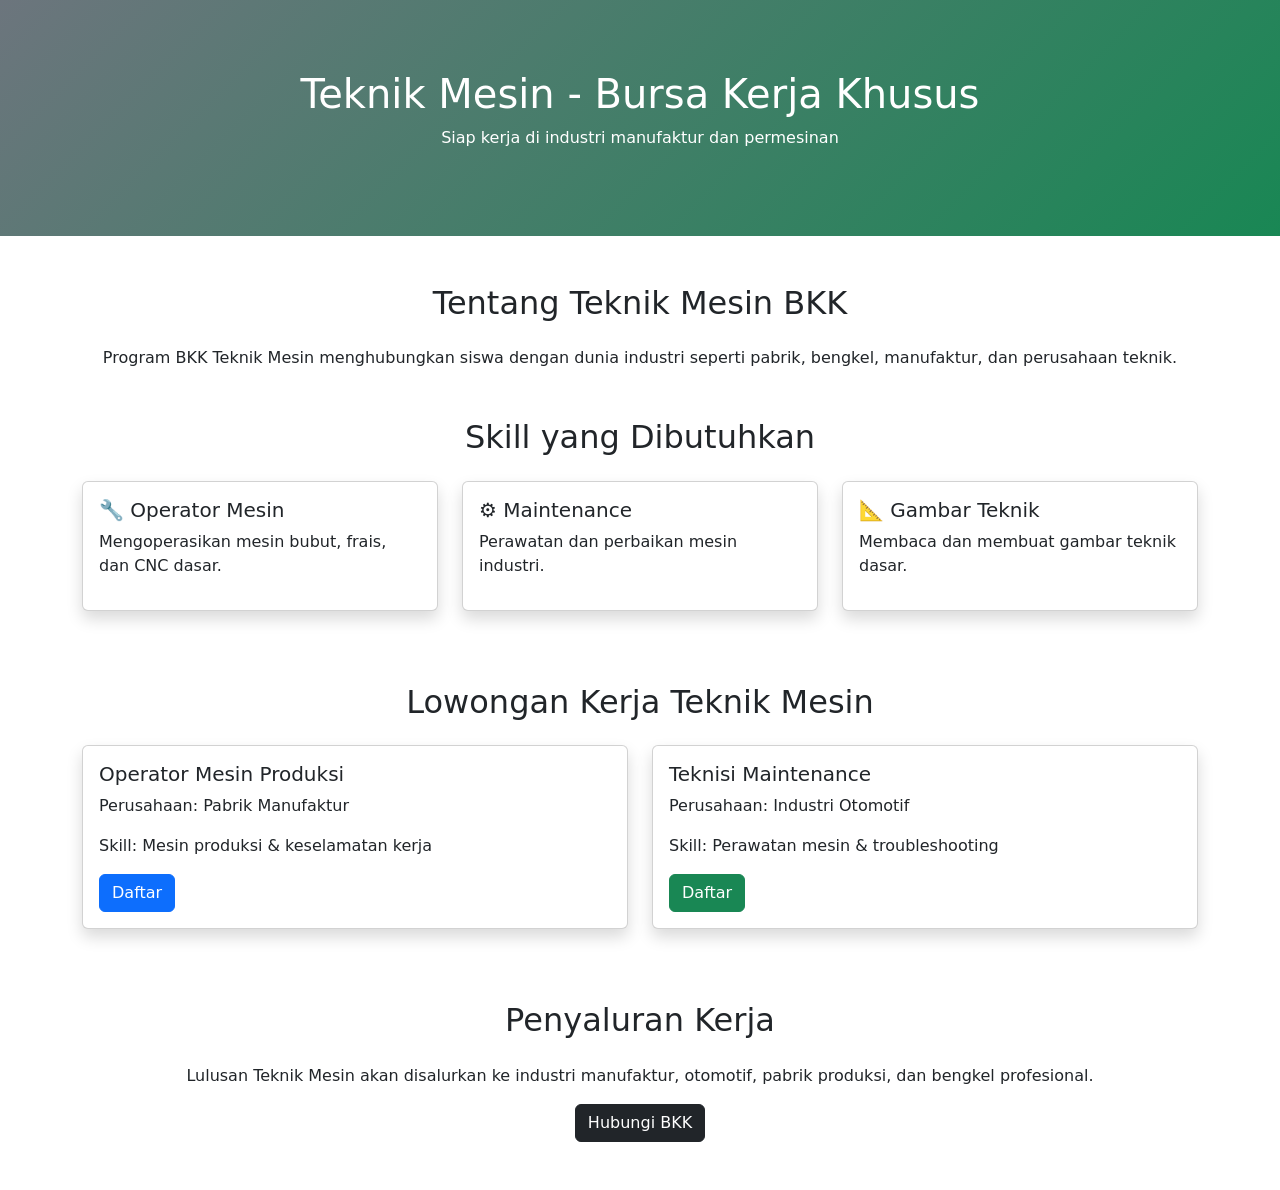
<file: tm.html>
<!DOCTYPE html>
<html lang="id">
<head>
  <meta charset="UTF-8">
  <meta name="viewport" content="width=device-width, initial-scale=1.0">
  <title>Teknik Mesin - BKK</title>
  <link href="https://cdn.jsdelivr.net/npm/bootstrap@5.3.0/dist/css/bootstrap.min.css" rel="stylesheet">
  <style>
    .hero {
      background: linear-gradient(135deg, #6c757d, #198754);
      color: white;
      padding: 70px 0;
      text-align: center;
    }
    .card:hover {
      transform: translateY(-5px);
      transition: 0.3s;
    }
  </style>
</head>
<body>
<section class="hero">
  <div class="container">
    <h1>Teknik Mesin - Bursa Kerja Khusus</h1>
    <p>Siap kerja di industri manufaktur dan permesinan</p>
  </div>
</section>
<section class="container mt-5">
  <h2 class="text-center mb-4">Tentang Teknik Mesin BKK</h2>
  <p class="text-center">
    Program BKK Teknik Mesin menghubungkan siswa dengan dunia industri seperti pabrik,
    bengkel, manufaktur, dan perusahaan teknik.
  </p>
</section>
<section class="container mt-5">
  <h2 class="text-center mb-4">Skill yang Dibutuhkan</h2>
  <div class="row">
    <div class="col-md-4 mb-4">
      <div class="card shadow h-100">
        <div class="card-body">
          <h5>🔧 Operator Mesin</h5>
          <p>Mengoperasikan mesin bubut, frais, dan CNC dasar.</p>
        </div>
      </div>
    </div>
    <div class="col-md-4 mb-4">
      <div class="card shadow h-100">
        <div class="card-body">
          <h5>⚙️ Maintenance</h5>
          <p>Perawatan dan perbaikan mesin industri.</p>
        </div>
      </div>
    </div>
    <div class="col-md-4 mb-4">
      <div class="card shadow h-100">
        <div class="card-body">
          <h5>📐 Gambar Teknik</h5>
          <p>Membaca dan membuat gambar teknik dasar.</p>
        </div>
      </div>
    </div>
  </div>
</section>
<section class="container mt-5">
  <h2 class="text-center mb-4">Lowongan Kerja Teknik Mesin</h2>
  <div class="row">
    <div class="col-md-6 mb-4">
      <div class="card shadow">
        <div class="card-body">
          <h5>Operator Mesin Produksi</h5>
          <p>Perusahaan: Pabrik Manufaktur</p>
          <p>Skill: Mesin produksi & keselamatan kerja</p>
          <button class="btn btn-primary">Daftar</button>
        </div>
      </div>
    </div>
    <div class="col-md-6 mb-4">
      <div class="card shadow">
        <div class="card-body">
          <h5>Teknisi Maintenance</h5>
          <p>Perusahaan: Industri Otomotif</p>
          <p>Skill: Perawatan mesin & troubleshooting</p>
          <button class="btn btn-success">Daftar</button>
        </div>
      </div>
    </div>
  </div>
</section>
<section class="container mt-5 mb-5">
  <h2 class="text-center mb-4">Penyaluran Kerja</h2>
  <div class="text-center">
    <p>
      Lulusan Teknik Mesin akan disalurkan ke industri manufaktur, otomotif,
      pabrik produksi, dan bengkel profesional.
    </p>
    <a href="#" class="btn btn-dark">Hubungi BKK</a>
  </div>
</section>
</body>
</html>
</file>
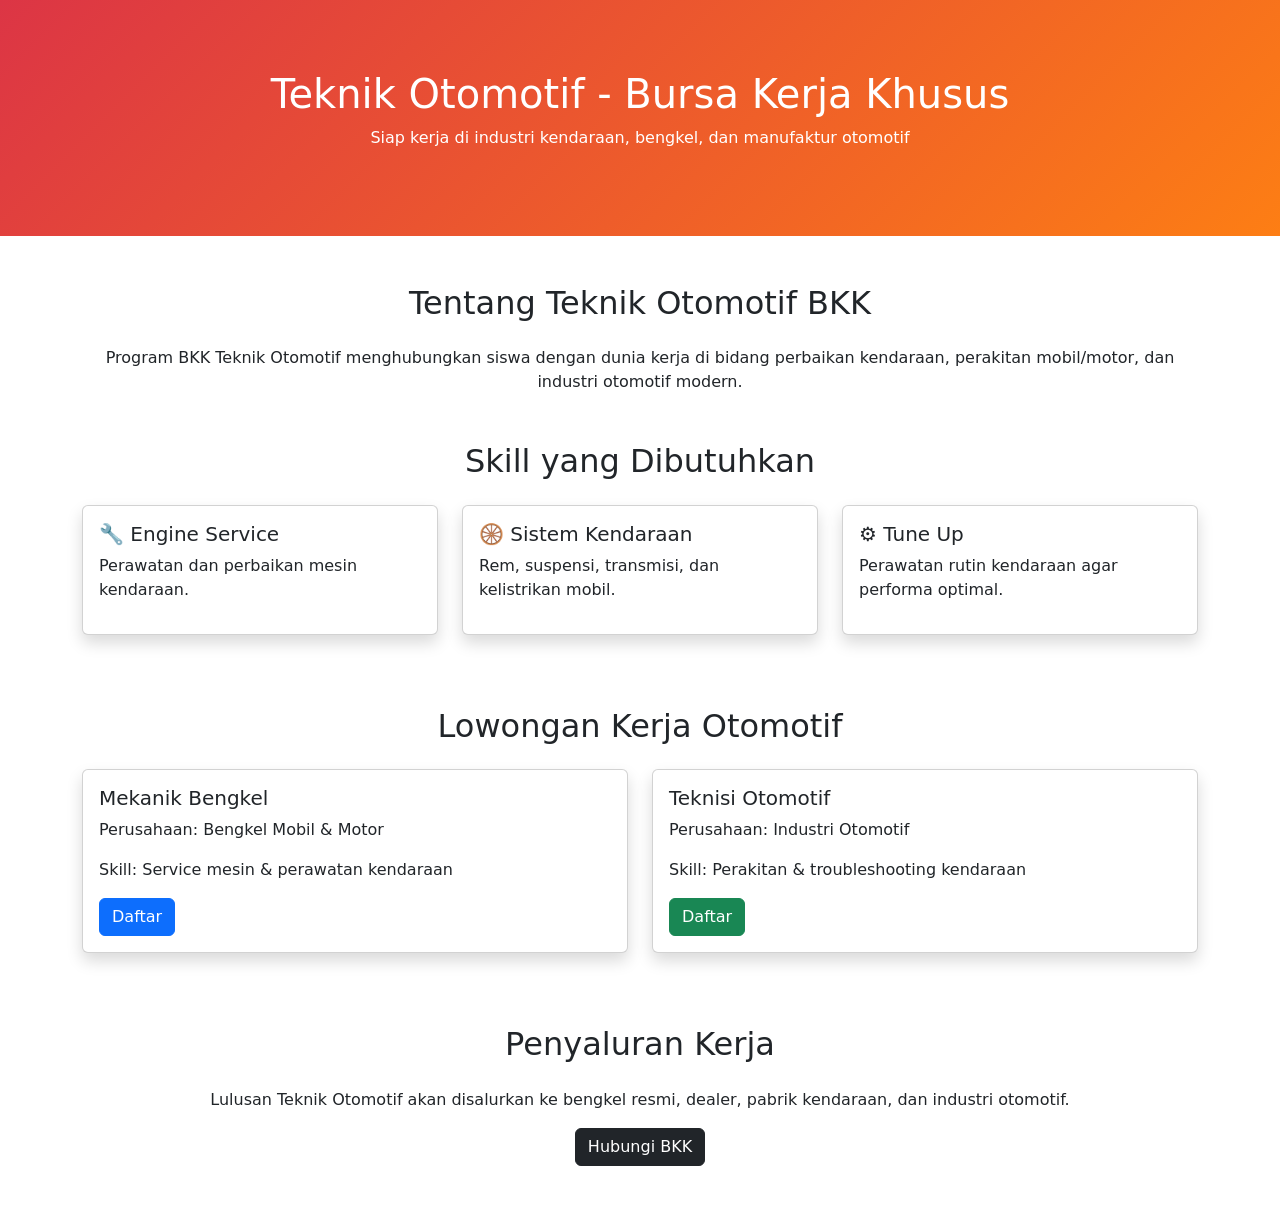
<file: to.html>
<!DOCTYPE html>
<html lang="id">
<head>
  <meta charset="UTF-8">
  <meta name="viewport" content="width=device-width, initial-scale=1.0">
  <title>Teknik Otomotif - BKK</title>
  <link href="https://cdn.jsdelivr.net/npm/bootstrap@5.3.0/dist/css/bootstrap.min.css" rel="stylesheet">
  <style>
    .hero {
      background: linear-gradient(135deg, #dc3545, #fd7e14);
      color: white;
      padding: 70px 0;
      text-align: center;
    }
    .card:hover {
      transform: translateY(-5px);
      transition: 0.3s;
    }
  </style>
</head>
<body>
<section class="hero">
  <div class="container">
    <h1>Teknik Otomotif - Bursa Kerja Khusus</h1>
    <p>Siap kerja di industri kendaraan, bengkel, dan manufaktur otomotif</p>
  </div>
</section>
<section class="container mt-5">
  <h2 class="text-center mb-4">Tentang Teknik Otomotif BKK</h2>
  <p class="text-center">
    Program BKK Teknik Otomotif menghubungkan siswa dengan dunia kerja di bidang
    perbaikan kendaraan, perakitan mobil/motor, dan industri otomotif modern.
  </p>
</section>
<section class="container mt-5">
  <h2 class="text-center mb-4">Skill yang Dibutuhkan</h2>
  <div class="row">
    <div class="col-md-4 mb-4">
      <div class="card shadow h-100">
        <div class="card-body">
          <h5>🔧 Engine Service</h5>
          <p>Perawatan dan perbaikan mesin kendaraan.</p>
        </div>
      </div>
    </div>
    <div class="col-md-4 mb-4">
      <div class="card shadow h-100">
        <div class="card-body">
          <h5>🛞 Sistem Kendaraan</h5>
          <p>Rem, suspensi, transmisi, dan kelistrikan mobil.</p>
        </div>
      </div>
    </div>
    <div class="col-md-4 mb-4">
      <div class="card shadow h-100">
        <div class="card-body">
          <h5>⚙️ Tune Up</h5>
          <p>Perawatan rutin kendaraan agar performa optimal.</p>
        </div>
      </div>
    </div>
  </div>
</section>
<section class="container mt-5">
  <h2 class="text-center mb-4">Lowongan Kerja Otomotif</h2>
  <div class="row">
    <div class="col-md-6 mb-4">
      <div class="card shadow">
        <div class="card-body">
          <h5>Mekanik Bengkel</h5>
          <p>Perusahaan: Bengkel Mobil & Motor</p>
          <p>Skill: Service mesin & perawatan kendaraan</p>
          <button class="btn btn-primary">Daftar</button>
        </div>
      </div>
    </div>
    <div class="col-md-6 mb-4">
      <div class="card shadow">
        <div class="card-body">
          <h5>Teknisi Otomotif</h5>
          <p>Perusahaan: Industri Otomotif</p>
          <p>Skill: Perakitan & troubleshooting kendaraan</p>
          <button class="btn btn-success">Daftar</button>
        </div>
      </div>
    </div>
  </div>
</section>
<section class="container mt-5 mb-5">
  <h2 class="text-center mb-4">Penyaluran Kerja</h2>
  <div class="text-center">
    <p>
      Lulusan Teknik Otomotif akan disalurkan ke bengkel resmi, dealer,
      pabrik kendaraan, dan industri otomotif.
    </p>
    <a href="#" class="btn btn-dark">Hubungi BKK</a>
  </div>
</section>
</body>
</html>
</file>
<file: style.css>
.header{
    background: linear-gradient(rgba(0,0,0,0.5),rgba(0,0,0,0.5)),url(WhatsApp\ Image\ 2026-04-13\ at\ 14.02.23.jpeg);
    color: white;
    background-position: center;
    padding: 120px 0;
}
.header h1{
    font-size: 50px;
    font-weight: bold;
}
.header p{
    font-size: 20px;
}
.body{
    background-color: rgb(243, 243, 247);
}
.navbar{
    background-color: rgb(171, 171, 176);
    text-decoration-color: black;
}
.text{
    color: rgb(0, 0, 13);
}
.text h2{
    text-align: center;
}
.text p{
    text-indent: 30px;
    text-align: justify;
}
.tombol{
    transition: transform 0.3s;
    width: 350px;
    height: 180px;
    font-size: 18px;
    border-radius: 10px;
    }
.tombol:hover { 
    transform: translateY(-15px);
}
.btn-tips:hover{
    background-color: #0b5ed7;
    transform: scale(1.05);
    transition: 0.3s;
}
.footer{
    background-color: rgb(185, 211, 236);
}
.card-form{
    background: white;
    padding: 20px;
    border-radius: 20px;
    box-shadow: 0 10px 25px rgb(243, 243, 247);
    max-width: 90%;
    margin: 50px auto;
}
.card-form h3{
    text-align: center;
}
</file>
